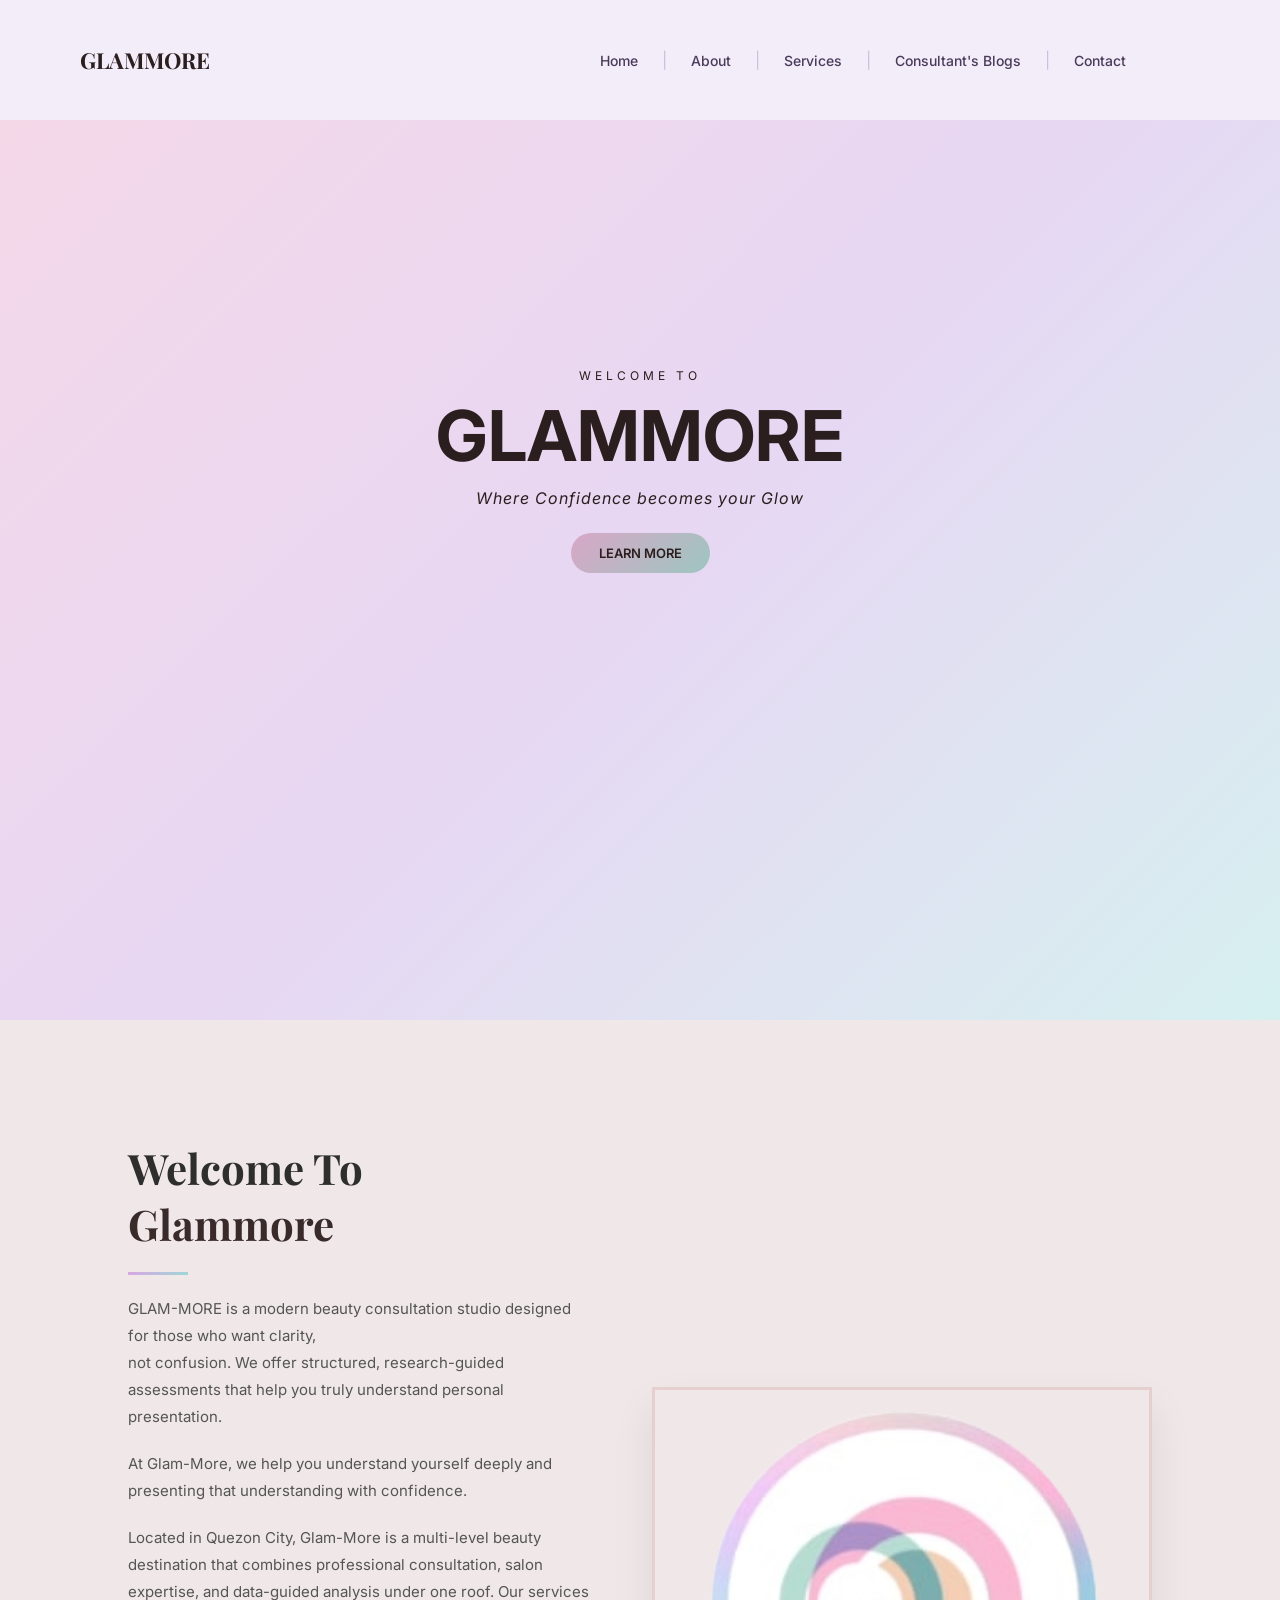
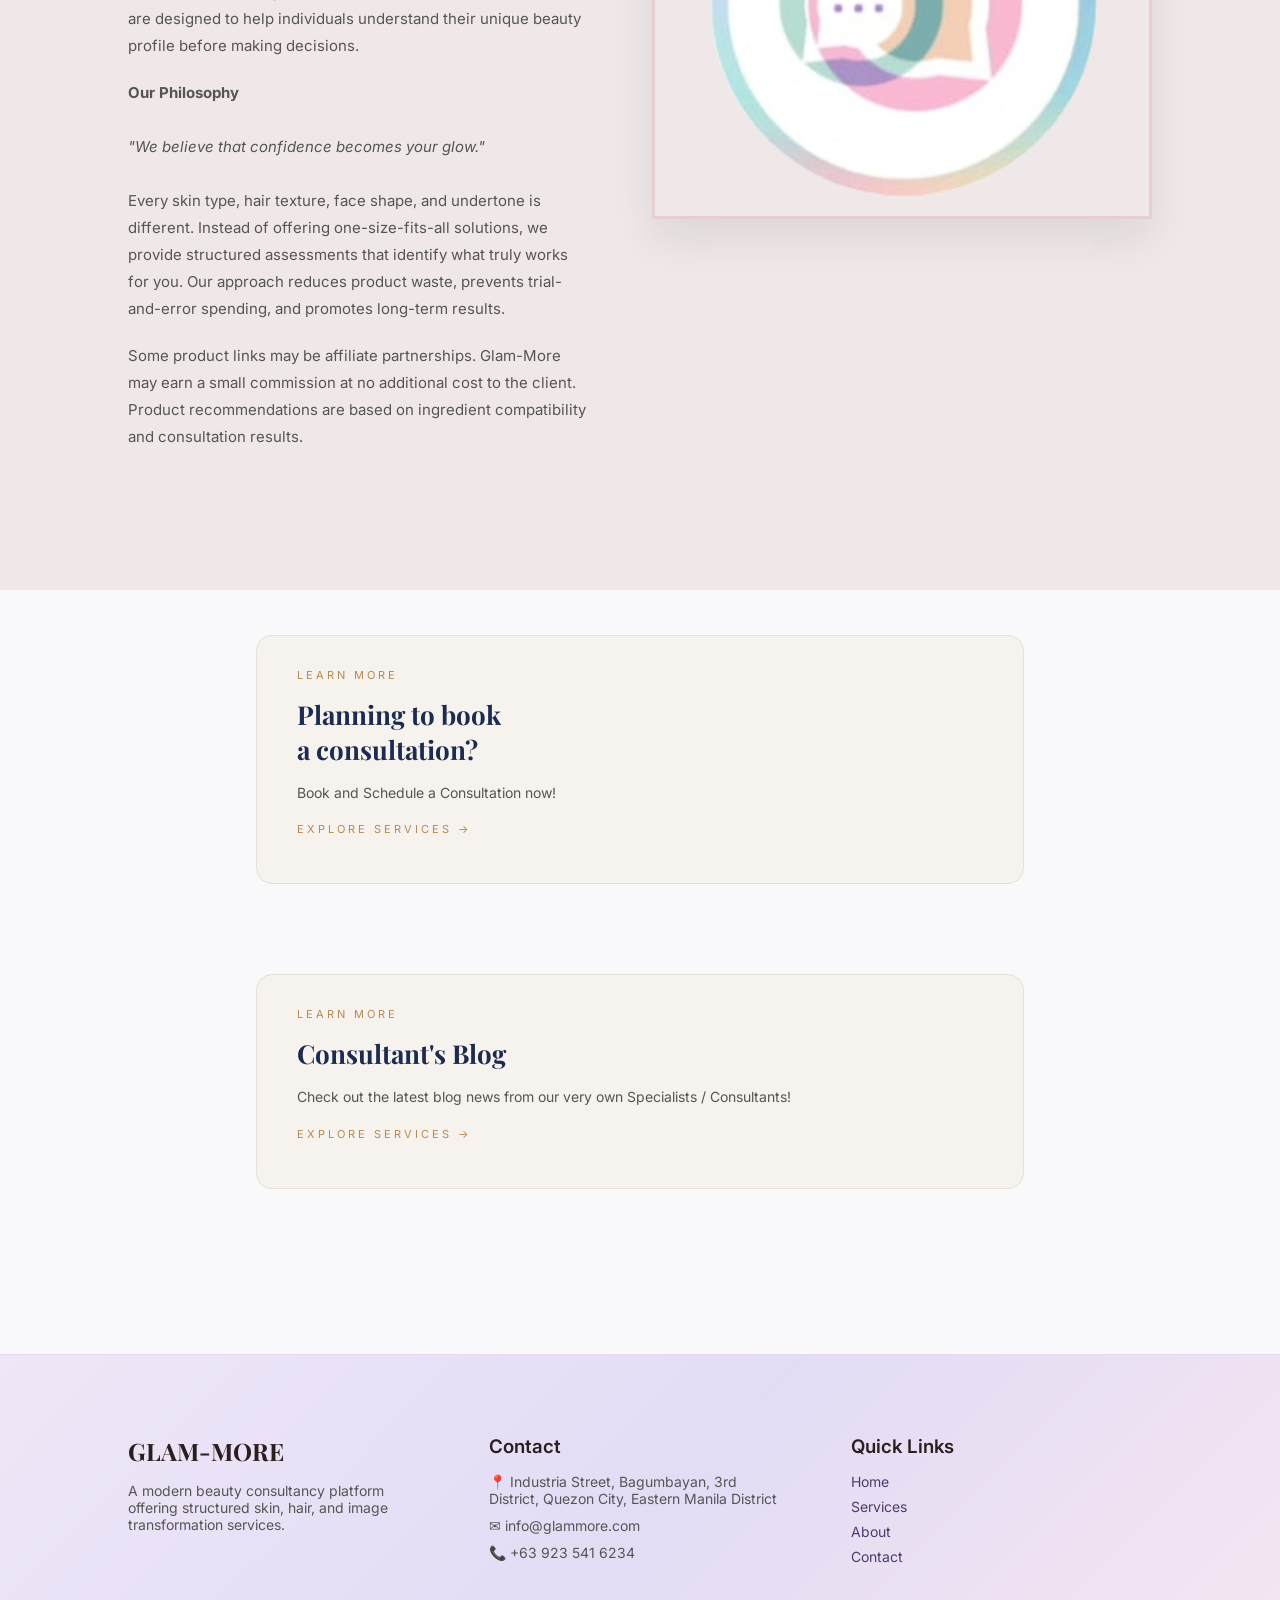
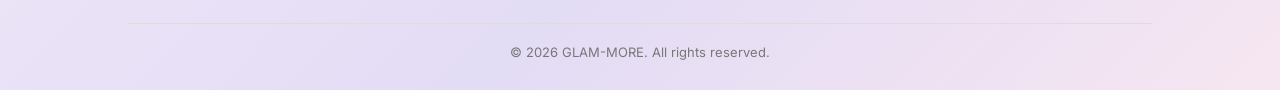
<file: index.html>
<!DOCTYPE html>
<html lang="en">
<head>
    <meta charset="UTF-8">
    <title>Glammore</title>
    <meta name="viewport" content="width=device-width, initial-scale=1.0">

    <link href="https://fonts.googleapis.com/css2?family=Playfair+Display:wght@500;700&family=Inter:wght@300;400;500&display=swap" rel="stylesheet">

    <link rel="stylesheet" href="style.css">
</head>

<body>

<header class="header">
    <div class="nav-container">

        <a href="index.html" class="logo">GLAMMORE</a>

        <nav>
            <a href="index.html">Home</a>
            <span class="divider">|</span>
            <a href="#about">About</a>
            <span class="divider">|</span>
            <a href="services.html">Services</a>
            <span class="divider">|</span>
            <a href="blogs.html">Consultant's Blogs</a>
            <span class="divider">|</span>
            <a href="#contact">Contact</a>
        </nav>

    </div>
</header>


<section class="hero">
    <div class="hero-content">
        <p class="welcome-text">WELCOME TO</p>
        <h1>GLAMMORE</h1>
        <p class="tagline"><i>Where Confidence becomes your Glow</i></p>
        <a href="#about" class="btn-primary">Learn More</a>
    </div>
</section>

<section id="about" class="about-section">

    <div class="about-container">

        <!-- LEFT TEXT -->
        <div class="about-text">
            <h2>
                Welcome To <br>
                <span>Glammore</span>
            </h2>

            <div class="underline"></div>

            <p>
                GLAM-MORE is a modern beauty consultation studio designed for those who want clarity,<br/> not confusion. We offer structured, 
                research-guided assessments that help you truly understand personal presentation.
            </p>

            <p>
                At Glam-More, 
                we help you understand yourself deeply and presenting that 
                understanding with confidence.
            </p>

            <p>
                Located in Quezon City, Glam-More is a multi-level 
                beauty destination that combines professional consultation, 
                salon expertise, and data-guided analysis under one roof. Our services are designed 
                to help individuals understand their unique beauty profile before making decisions.
            </p>

            <p>
                <b>Our Philosophy</b><br/><br/>

                <i>"We believe that confidence becomes your glow."</i><br/><br/>

            Every skin type, hair texture, face shape, and 
undertone is different. Instead of offering one-size-fits-all solutions, we provide structured assessments that identify what truly works for you. Our approach 
reduces product waste, prevents trial-and-error spending, and promotes long-term results.
            </p>
            
            <p>
                Some product links may be affiliate partnerships. 
                Glam-More may earn a small commission at no additional cost to the client. 
                Product recommendations are based on ingredient compatibility and consultation results.
            </p>
        </div>

        <!-- RIGHT IMAGE -->
        <div class="about-image">
            <img src="images/logo.png" alt="Glammore Interior">
        </div>

    </div>

</section>

<section class="learn-more-section">
    <a href="services.html" class="learn-card">
        <p class="learn-label">LEARN MORE</p>

        <h2>
            Planning to book <br/>
            a consultation?
        </h2>

        <p class="learn-text">
            Book and Schedule a Consultation now!
        </p>

        <p class="learn-label">
            EXPLORE SERVICES →
        </p>
    </a>
</section>

<section class="learn-more-section">
    <a href="blogs.html" class="learn-card">
        <p class="learn-label">LEARN MORE</p>

        <h2>
            Consultant's Blog
        </h2>

        <p class="learn-text">
            Check out the latest blog news from our very own Specialists / Consultants!
        </p>

        <p class="learn-label">
            EXPLORE SERVICES →
        </p>
    </a>
</section>

<footer class="footer">
  <div class="footer-container">

    <div class="footer-col">
      <h2>GLAM-MORE</h2>
      <p>
        A modern beauty consultancy platform offering structured skin,
        hair, and image transformation services.
      </p>
    </div>

    <div class="footer-col">
      <h3 id="contact">Contact</h3>
      <p>📍 Industria Street, Bagumbayan, 3rd District, Quezon City, Eastern Manila District</p>
      <p>✉ info@glammore.com</p>
      <p>📞 +63 923 541 6234</p>
    </div>

    <div class="footer-col">
      <h3>Quick Links</h3>
      <a href="index.html">Home</a>
      <a href="services.html">Services</a>
      <a href="#about">About</a>
      <a href="#contact">Contact</a>
    </div>

  </div>

  <div class="footer-bottom">
    © 2026 GLAM-MORE. All rights reserved.
  </div>
</footer>
</body>
</html>
</file>
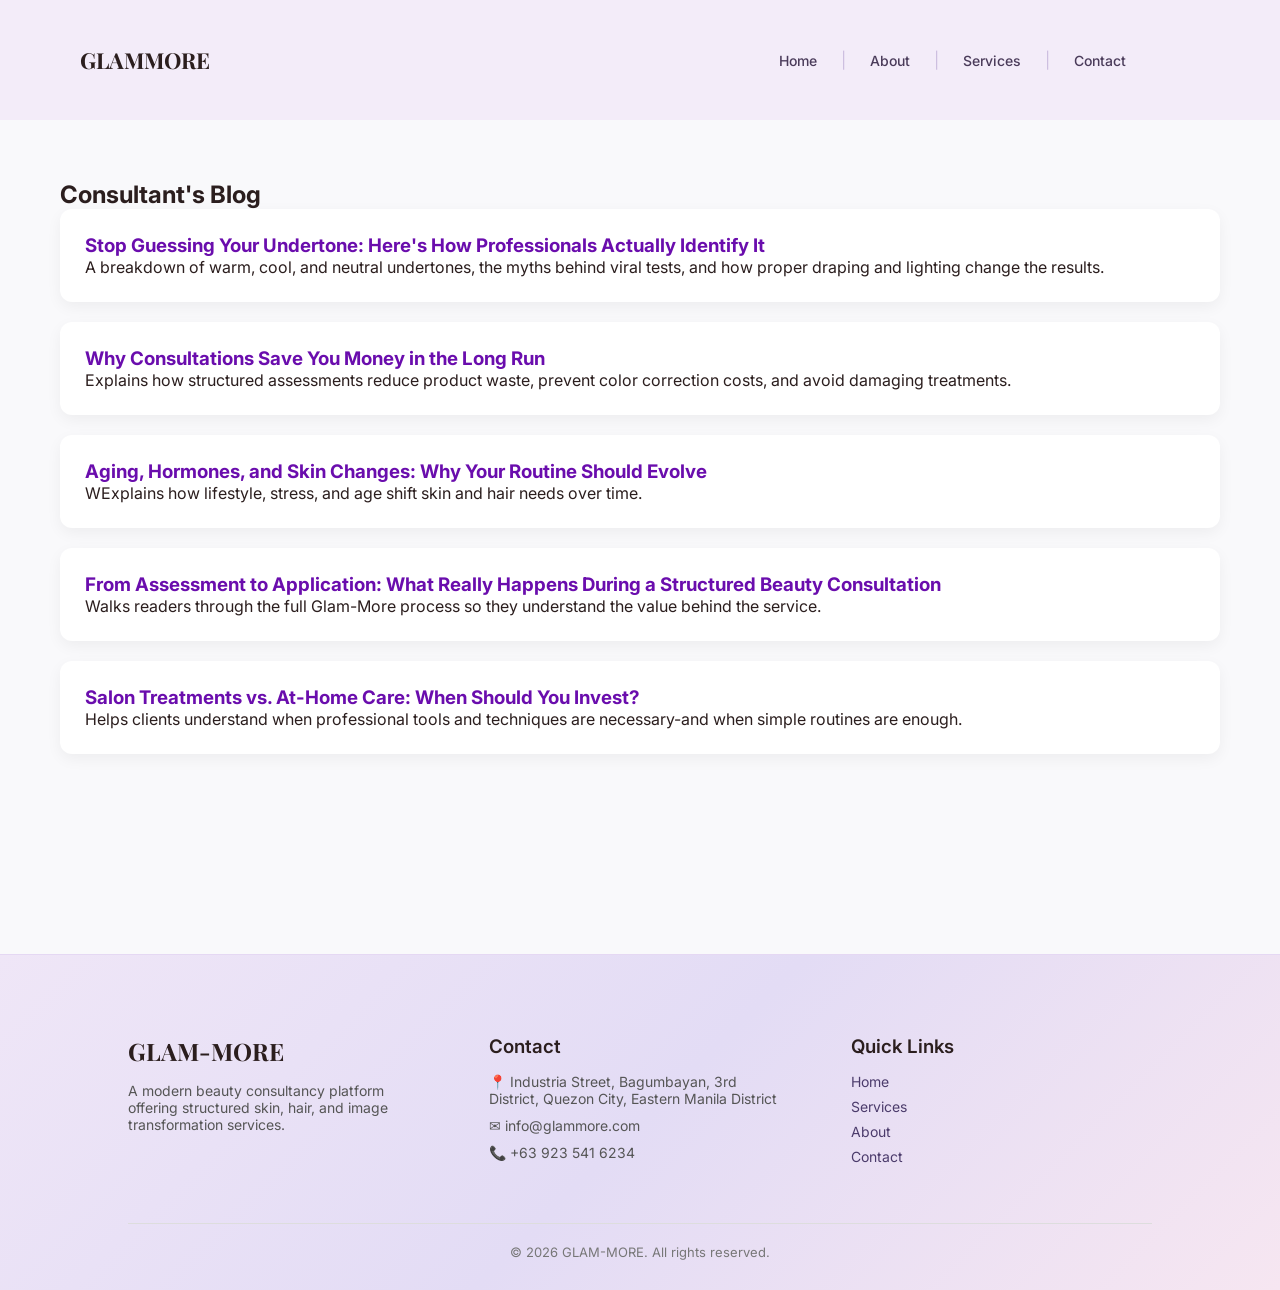
<file: blogs.html>
<!DOCTYPE html>
<html>
<head>
    <title>Consultant's blog | Glammore</title>
    <meta name="viewport" content="width=device-width, initial-scale=1.0">
    <link rel="stylesheet" href="style.css">
    <link href="https://fonts.googleapis.com/css2?family=Playfair+Display:wght@500;700&family=Inter:wght@300;400;500&display=swap" rel="stylesheet">
</head>

<body>

<header class="header">
    <div class="nav-container">

        <a href="index.html" class="logo">GLAMMORE</a>

        <nav>
            <a href="index.html">Home</a>
            <span class="divider">|</span>
            <a href="index.html#about">About</a>
            <span class="divider">|</span>
            <a href="services.html">Services</a>
            <span class="divider">|</span>
            <a href="#contact">Contact</a>
        </nav>

    </div>
</header>

<section class="blog-container">
  <h2>Consultant's Blog</h2>

  <div class="blog-card">
    <h3>
      <a href="#">Stop Guessing Your Undertone: Here's How Professionals Actually Identify It</a>
    </h3>
    <p>A breakdown of warm, cool, and neutral undertones, the myths behind viral tests, and how proper draping and lighting change the results.</p>
  </div>

  <div class="blog-card">
    <h3>
      <a href="#">Why Consultations Save You Money in the Long Run</a>
    </h3>
    <p>Explains how structured assessments reduce product waste, prevent color correction costs, and avoid damaging treatments.</p>
  </div>

  <div class="blog-card">
    <h3>
      <a href="#">Aging, Hormones, and Skin Changes: Why Your Routine Should Evolve</a>
    </h3>
    <p>WExplains how lifestyle, stress, and age shift skin and hair needs over time.</p>
  </div>

  <div class="blog-card">
    <h3>
      <a href="#">From Assessment to Application: What Really Happens During a Structured Beauty Consultation</a>
    </h3>
    <p>Walks readers through the full Glam-More process so they understand the value behind the service.</p>
  </div>

  <div class="blog-card">
    <h3>
      <a href="#">Salon Treatments vs. At-Home Care: When Should You Invest?</a>
    </h3>
    <p>Helps clients understand when professional tools and techniques are necessary-and when simple routines are enough.</p>
  </div>

  

</section>

<footer class="footer">
  <div class="footer-container">

    <div class="footer-col">
      <h2>GLAM-MORE</h2>
      <p>
        A modern beauty consultancy platform offering structured skin,
        hair, and image transformation services.
      </p>
    </div>

    <div class="footer-col">
      <h3 id="contact">Contact</h3>
      <p>📍 Industria Street, Bagumbayan, 3rd District, Quezon City, Eastern Manila District</p>
      <p>✉ info@glammore.com</p>
      <p>📞 +63 923 541 6234</p>
    </div>

    <div class="footer-col">
      <h3>Quick Links</h3>
      <a href="index.html">Home</a>
      <a href="services.html">Services</a>
      <a href="index.html#about">About</a>
      <a href="#contact">Contact</a>
    </div>

  </div>

  <div class="footer-bottom">
    © 2026 GLAM-MORE. All rights reserved.
  </div>
</footer>
</body>
</html>
</file>
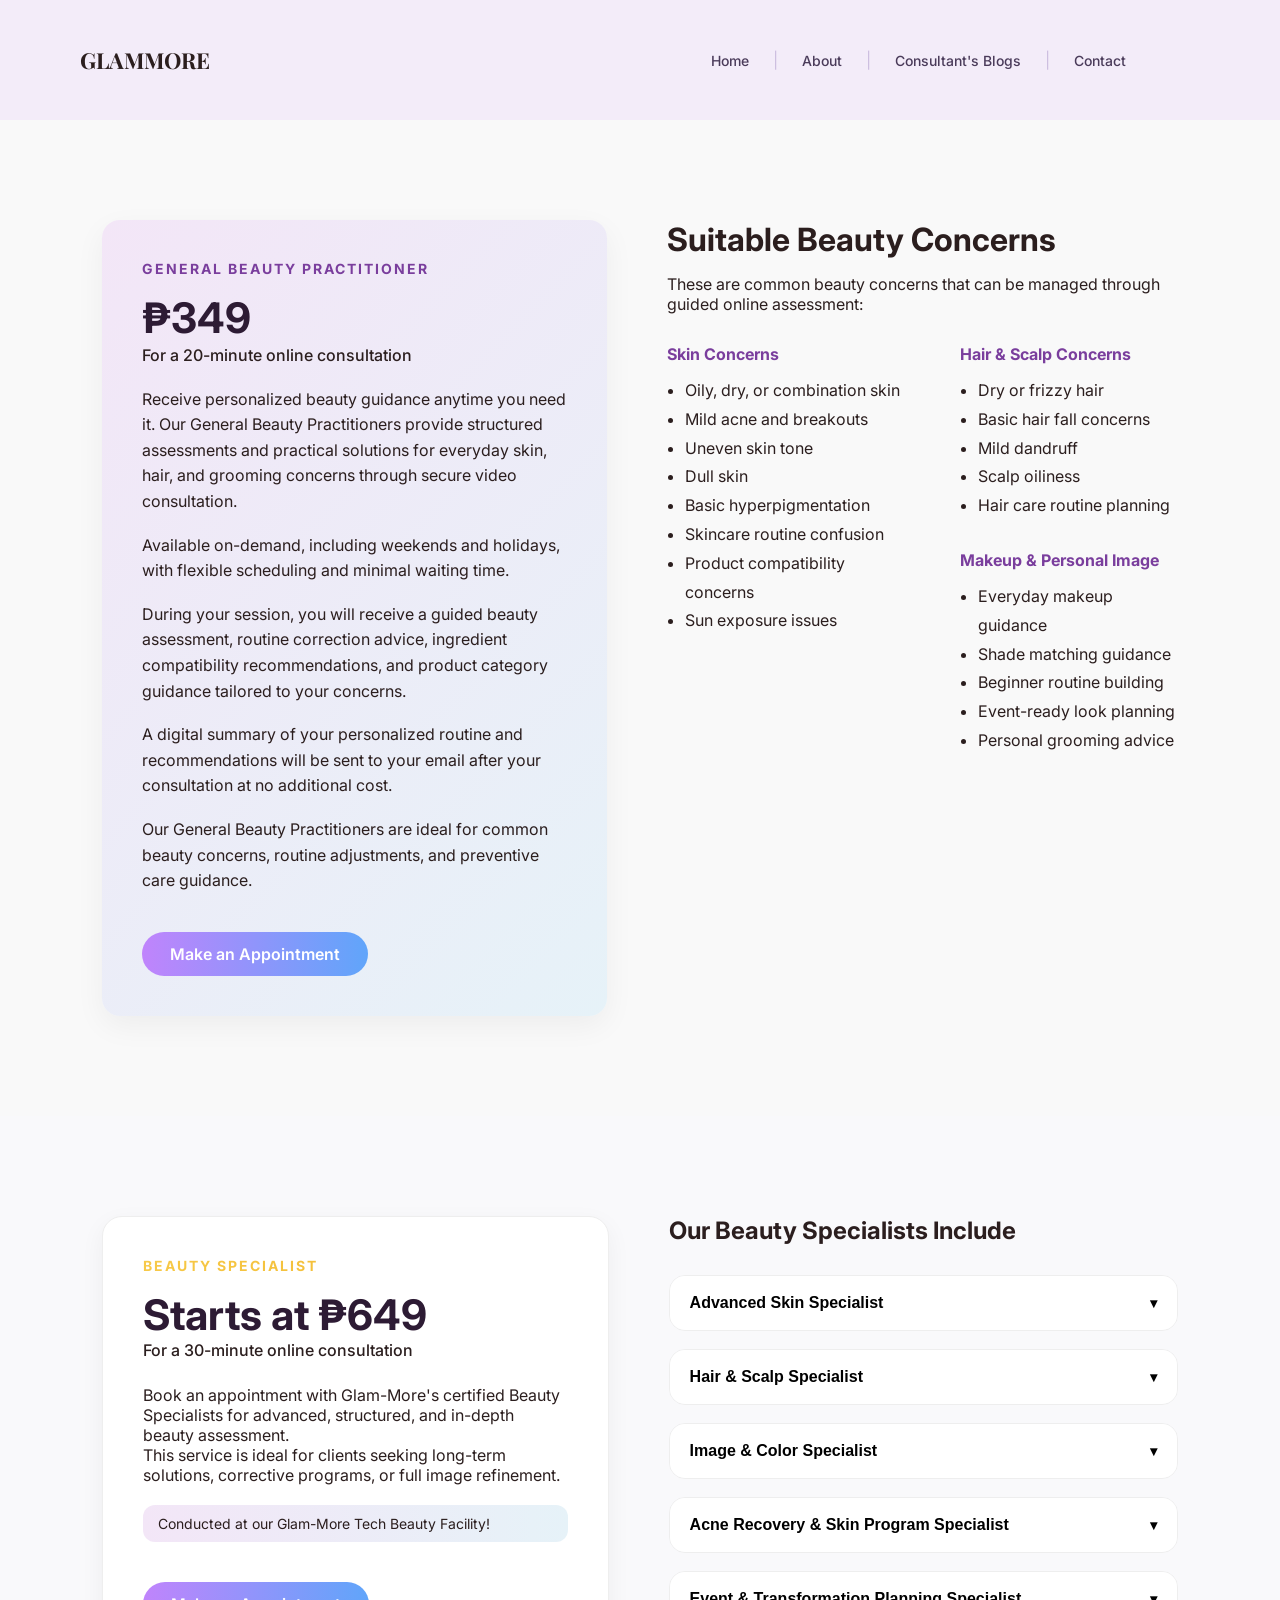
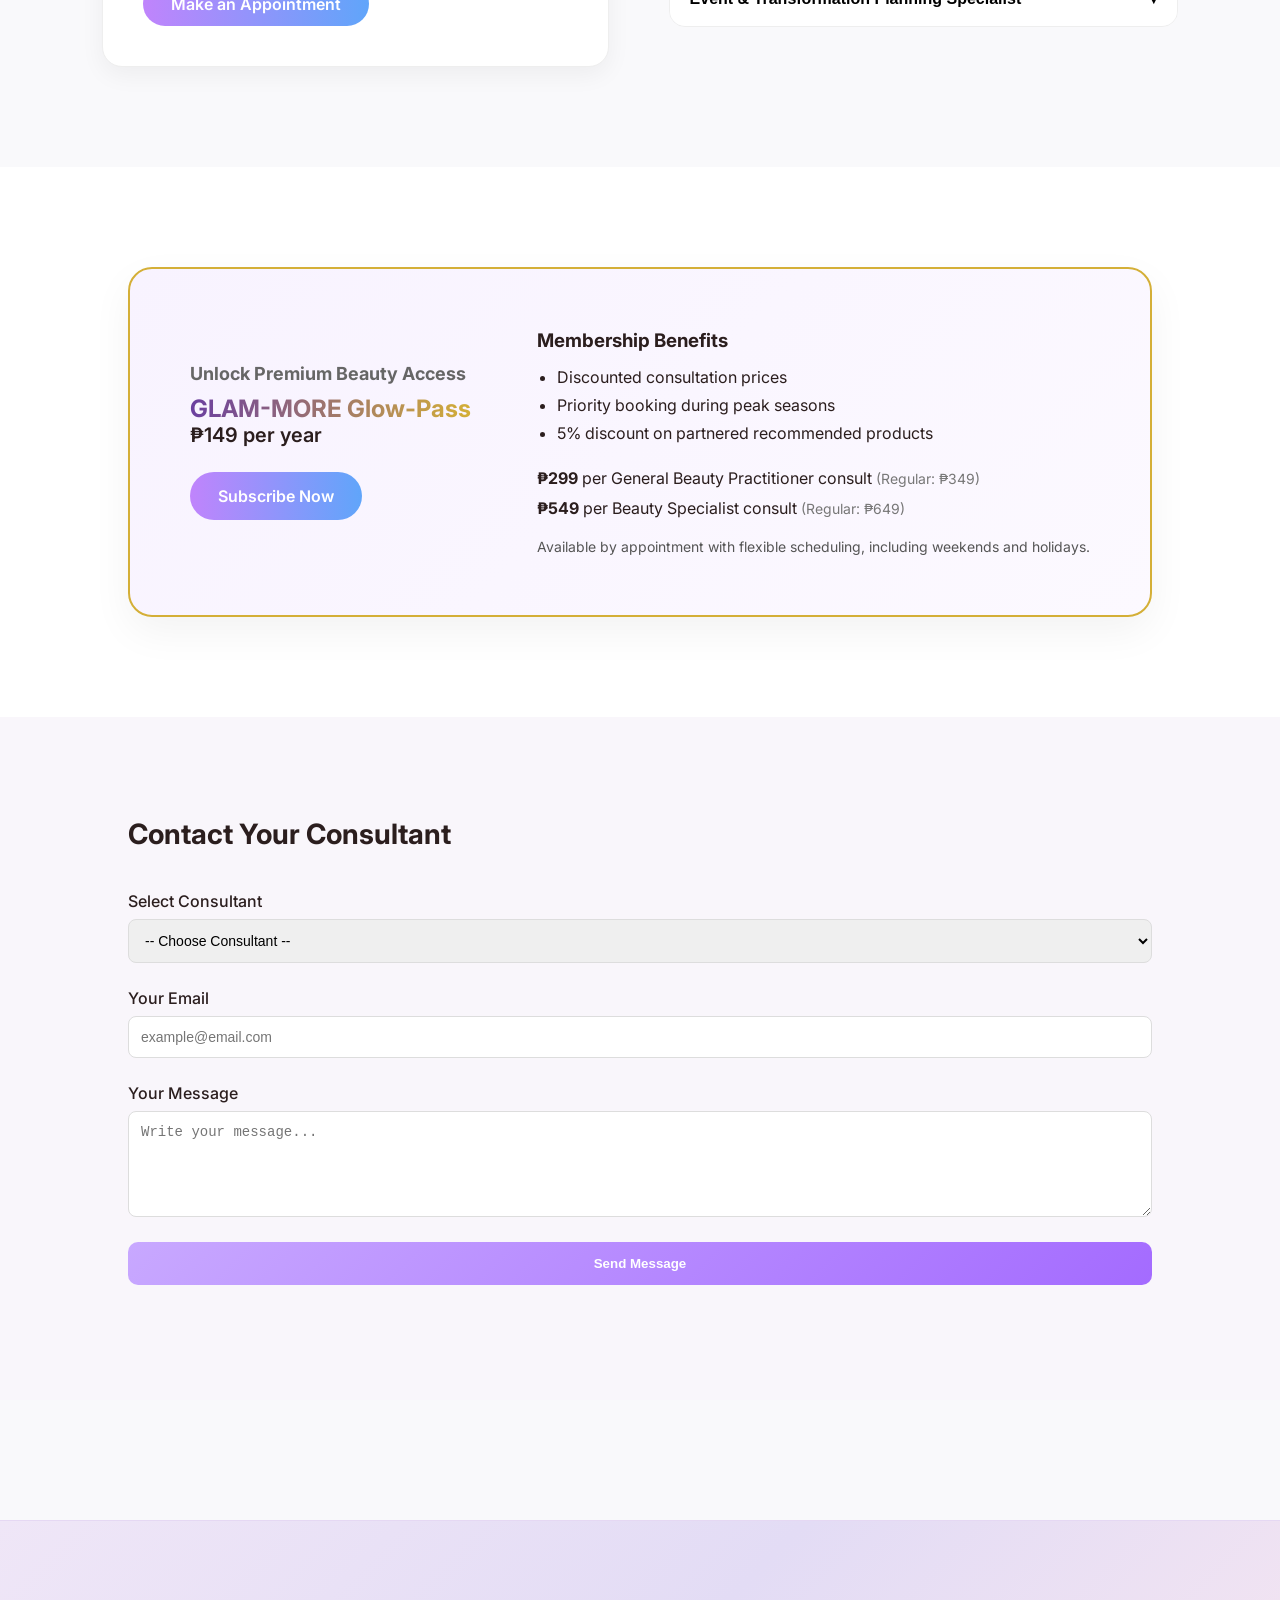
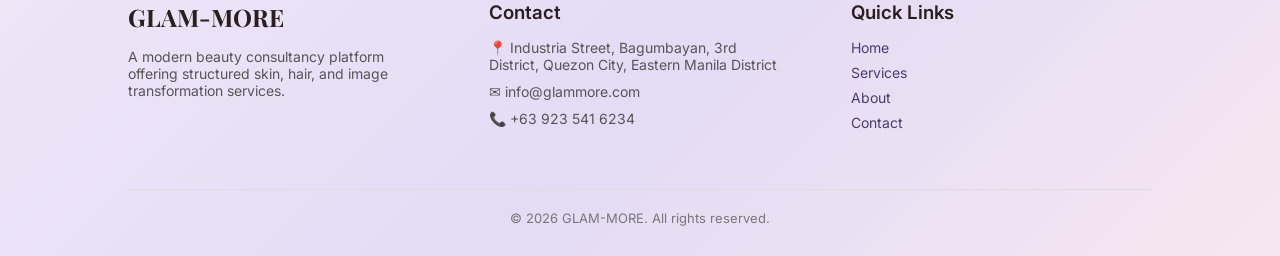
<file: services.html>
<!DOCTYPE html>
<html>
<head>
    <title>Services | Glammore</title>
    <meta name="viewport" content="width=device-width, initial-scale=1.0">
    <link rel="stylesheet" href="style.css">
    <link href="https://fonts.googleapis.com/css2?family=Playfair+Display:wght@500;700&family=Inter:wght@300;400;500&display=swap" rel="stylesheet">
</head>

<body>

<header class="header">
    <div class="nav-container">

        <a href="index.html" class="logo">GLAMMORE</a>

        <nav>
            <a href="index.html">Home</a>
            <span class="divider">|</span>
            <a href="index.html#about">About</a>
            <span class="divider">|</span>
            <a href="blogs.html">Consultant's Blogs</a>
            <span class="divider">|</span>
            <a href="#contact">Contact</a>
        </nav>

    </div>
</header>

<section class="services-section">

    <div class="services-container">

        <div class="service-card">

            <h3 class="service-label">GENERAL BEAUTY PRACTITIONER</h3>

            <h1 class="service-price">₱349</h1>
            <p class="service-duration">For a 20-minute online consultation</p>

            <p>
                Receive personalized beauty guidance anytime you need it. 
                Our General Beauty Practitioners provide structured assessments 
                and practical solutions for everyday skin, hair, and grooming concerns 
                through secure video consultation.
            </p>

            <p>
                Available on-demand, including weekends and holidays, 
                with flexible scheduling and minimal waiting time.
            </p>

            <p>
                During your session, you will receive a guided beauty assessment, 
                routine correction advice, ingredient compatibility recommendations, 
                and product category guidance tailored to your concerns.
            </p>

            <p>
                A digital summary of your personalized routine and recommendations 
                will be sent to your email after your consultation at no additional cost.
            </p>

            <p>
                Our General Beauty Practitioners are ideal for common beauty concerns, 
                routine adjustments, and preventive care guidance.
            </p>

            <a href="#" class="service-btn">Make an Appointment</a>

        </div>

        <div class="suitable-conditions">

            <h2>Suitable Beauty Concerns</h2>

            <p>
                These are common beauty concerns that can be managed through guided online assessment:
            </p>

            <div class="concern-columns">

                <div>
                    <h4>Skin Concerns</h4>
                    <ul>
                        <li>Oily, dry, or combination skin</li>
                        <li>Mild acne and breakouts</li>
                        <li>Uneven skin tone</li>
                        <li>Dull skin</li>
                        <li>Basic hyperpigmentation</li>
                        <li>Skincare routine confusion</li>
                        <li>Product compatibility concerns</li>
                        <li>Sun exposure issues</li>
                    </ul>
                </div>

                <div>
                    <h4>Hair & Scalp Concerns</h4>
                    <ul>
                        <li>Dry or frizzy hair</li>
                        <li>Basic hair fall concerns</li>
                        <li>Mild dandruff</li>
                        <li>Scalp oiliness</li>
                        <li>Hair care routine planning</li>
                    </ul>

                    <h4 style="margin-top: 30px;">Makeup & Personal Image</h4>
                    <ul>
                        <li>Everyday makeup guidance</li>
                        <li>Shade matching guidance</li>
                        <li>Beginner routine building</li>
                        <li>Event-ready look planning</li>
                        <li>Personal grooming advice</li>
                    </ul>
                </div>

            </div>

        </div>

    </div>

</section>

<section class="specialist-section">

    <div class="specialist-card">

        <h3 class="service-label gold">BEAUTY SPECIALIST</h3>

        <h1 class="service-price">Starts at ₱649</h1>
        <p class="service-duration">For a 30-minute online consultation</p>

        <p>
            Book an appointment with Glam-More's certified Beauty Specialists 
            for advanced, structured, and in-depth beauty assessment.
        </p>

        <p>
            This service is ideal for clients seeking long-term solutions, 
            corrective programs, or full image refinement.
        </p>

        <div class="facility-badge">
            Conducted at our Glam-More Tech Beauty Facility!
        </div>

        <a href="#" class="service-btn">Make an Appointment</a>

    </div>


    <div class="specialist-chart">

        <h2>Our Beauty Specialists Include</h2>

        <div class="accordion-item">
            <button class="accordion-btn">Advanced Skin Specialist</button>
            <div class="accordion-content">
                For persistent acne, acne scarring guidance, melasma direction,
                barrier damage recovery planning, sensitive or reactive skin management,
                and long-term skin transformation programs.
            </div>
        </div>

        <div class="accordion-item">
            <button class="accordion-btn">Hair & Scalp Specialist</button>
            <div class="accordion-content">
                For progressive hair thinning, patterned hair fall, chronic dandruff,
                chemically damaged hair, scalp sensitivity, and recovery planning
                after bleaching or treatments.
            </div>
        </div>

        <div class="accordion-item">
            <button class="accordion-btn">Image & Color Specialist</button>
            <div class="accordion-content">
                Full personal image analysis, color harmony assessment,
                undertone identification, makeup color direction,
                wardrobe color guidance, and transformation planning.
            </div>
        </div>

        <div class="accordion-item">
            <button class="accordion-btn">Acne Recovery & Skin Program Specialist</button>
            <div class="accordion-content">
                Structured multi-week acne management planning,
                routine restructuring, ingredient cycling strategy,
                and relapse prevention guidance.
            </div>
        </div>

        <div class="accordion-item">
            <button class="accordion-btn">Event & Transformation Planning Specialist</button>
            <div class="accordion-content">
                Graduation, pageant, photoshoot, bridal, or milestone event
                preparation requiring coordinated skin, makeup,
                and styling strategy.
            </div>
        </div>

    </div>

</section>

<section class="glowpass-section">
    <div class="glowpass-container">

        <!-- LEFT SIDE -->
        <div class="glowpass-left">
            <h2>Unlock Premium Beauty Access</h2>
            <h1>GLAM-MORE Glow-Pass</h1>
            <p class="price">₱149 per year</p>

            <a href="#" class="glowpass-btn">Subscribe Now</a>
        </div>

        <!-- RIGHT SIDE -->
        <div class="glowpass-right">
            <h3>Membership Benefits</h3>

            <ul>
                <li>Discounted consultation prices</li>
                <li>Priority booking during peak seasons</li>
                <li>5% discount on partnered recommended products</li>
            </ul>

            <div class="glowpass-pricing">
                <p><strong>₱299</strong> per General Beauty Practitioner consult  
                <span>(Regular: ₱349)</span></p>

                <p><strong>₱549</strong> per Beauty Specialist consult  
                <span>(Regular: ₱649)</span></p>
            </div>

            <p class="availability">
                Available by appointment with flexible scheduling, 
                including weekends and holidays.
            </p>
        </div>

    </div>
</section>

<section class="consultant-contact">
    <h2>Contact Your Consultant</h2>

    <form id="consultantForm" novalidate>
        
        <div class="form-group">
            <label for="consultant">Select Consultant</label>
            <select id="consultant" required>
                <option value="">-- Choose Consultant --</option>
                <option value="roisin">Tabatha Coffey</option>
                <option value="anna">Susie Galvez</option>
                <option value="marie">Danise Keilitz</option>
                <option value="marie">Jen Atkin</option>
                <option value="marie">Marcus Allen</option>
            </select>
        </div>

        <div class="form-group">
            <label for="email">Your Email</label>
            <input type="email" id="email" placeholder="example@email.com" required>
        </div>

        <div class="form-group">
            <label for="message">Your Message</label>
            <textarea id="message" rows="5" placeholder="Write your message..." required></textarea>
        </div>

        <button type="submit" class="submit-btn">Send Message</button>

        <p id="formStatus" class="form-status"></p>

    </form>
</section>

<footer class="footer">
  <div class="footer-container">

    <div class="footer-col">
      <h2>GLAM-MORE</h2>
      <p>
        A modern beauty consultancy platform offering structured skin,
        hair, and image transformation services.
      </p>
    </div>

    <div class="footer-col">
      <h3 id="contact">Contact</h3>
      <p>📍 Industria Street, Bagumbayan, 3rd District, Quezon City, Eastern Manila District</p>
      <p>✉ info@glammore.com</p>
      <p>📞 +63 923 541 6234</p>
    </div>

    <div class="footer-col">
      <h3>Quick Links</h3>
      <a href="index.html">Home</a>
      <a href="services.html">Services</a>
      <a href="index.html#about">About</a>
      <a href="#contact">Contact</a>
    </div>

  </div>

  <div class="footer-bottom">
    © 2026 GLAM-MORE. All rights reserved.
  </div>
</footer>
<script src="script.js"></script>
</body>
</html>
</file>
<file: style.css>
:root {
    --primary-pink: #e8a9c4;
    --soft-rose: #d98fb5;
    --muted-teal: #7db8b3;
    --soft-lavender: #c7b6e6;
    --warm-white: #f8f6f4;
    --deep-text: #2b1e1e;
}

* {
    margin: 0;
    padding: 0;
    box-sizing: border-box;
}

html, body {
    background: #f9f9fb !important;
}

body {
    font-family: 'Inter', sans-serif;
    background: var(--warm-white);
    color: var(--deep-text);
}

.header {
    padding: 30px 80px;
    background: #f3ecf9;
}

.nav-container {
    display: flex;
    justify-content: space-between;
    align-items: center;
}

.logo {
    text-decoration: none;
    color: inherit;
    font-family: 'Playfair Display', serif;
    font-weight: 700;
    font-size: 22px;
}

.logo:hover {
    opacity: 0.8;
}

nav {
    display: flex;
    align-items: center;
    justify-content: center;
    padding: 20px 60px;

    background: #f3ecf9; /* soft white-lavender */
}

nav a {
    text-decoration: none;
    margin: 0 14px;
    font-size: 14px;
    color: #4a3b5a; /* muted purple text */
    font-weight: 500;
    transition: 0.3s;
}

nav a:hover {
    color: #b48bd4; /* soft lavender hover */
}

.divider {
    color: #cdbfe0;
    margin: 0 10px;
}

/* ===============================
   HERO SECTION
================================= */

/* HERO */
.hero {
    height: 100vh;
    display: flex;
    flex-direction: column;
    justify-content: center;
    align-items: center;

    background: linear-gradient(
        135deg,
        #f4d8e8,
        #e7d7f3,
        #d6f0f0
    );
}

/* ABOUT SECTION */
.about {
    background-color: white;
    padding: 100px 60px;
}
.hero-content {
    display: flex;
    flex-direction: column;
    align-items: center;
    margin-top: -200px;
}

.welcome-text {
    letter-spacing: 4px;
    font-size: 12px;
    margin-bottom: 10px;
}

.hero h1 {
    font-size: 70px;
    margin: 0;
}

.tagline {
    margin-top: 10px;
    font-size: 16px;
    letter-spacing: 1px;
}

/* Button */
.btn-primary {
    margin-top: 25px;
    padding: 12px 28px;
    font-size: 13px;
    text-transform: uppercase;
    border-radius: 30px;
    background: linear-gradient(135deg, #d8a7c7, #9dc6c0);
    color: #2c1e1e;
    text-decoration: none;
    font-weight: 600;
    transition: 0.3s ease;
}

.btn-primary:hover {
    transform: translateY(-3px);
    box-shadow: 0 8px 20px rgba(0,0,0,0.15);
}

.sub-text {
    font-size: 18px;
    letter-spacing: 2px;
}

html {
    scroll-behavior: smooth;
}

.about-section {
    background-color: #f0e8e8;  /* soft cream like reference */
    padding: 120px 10%;
    border-radius: 0;
}

.about-container {
    display: flex;
    align-items: center;
    justify-content: space-between;
    gap: 60px;
}

.section-label {
    font-size: 12px;
    letter-spacing: 3px;
    color: #c58bb3;  /* pink from your logo */
    margin-bottom: 15px;
}

.about-text h2 {
    font-family: 'Playfair Display', serif;
    font-size: 42px;
    color: #2e2e2e;
}

.about-text h2 span {
    color: #3a2b2b; /* deep brown like your logo */
}

.underline {
    width: 60px;
    height: 3px;
    background: linear-gradient(to right, #d8a7e3, #9fd6d6);
    margin: 20px 0;
}

.about-text p {
    font-family: 'Inter', sans-serif;
    font-size: 15px;
    color: #555;
    line-height: 1.8;
    margin-bottom: 20px;
}

.about-image img {
    width: 500px;
    border: 3px solid #e5cfcf;
    box-shadow: 0 20px 40px rgba(0,0,0,0.08);
}

.learn-more-section {
    padding: 45px 0; /* was 60px */
    display: flex;
    justify-content: center;
}

.learn-card {
    display: block; /* makes <a> behave like a card */
    text-decoration: none; /* removes underline */
    color: inherit; /* keeps text normal */
    background: #f6f2ee;
    width: 60%;
    padding: 32px 40px;
    border-radius: 16px;
    border: 1.5px solid #e6e0d8;
    transition: all 0.3s ease;
}

/* Hover effect */
.learn-card:hover {
    transform: translateY(-6px);
    box-shadow: 0 15px 30px rgba(0, 0, 0, 0.08);
    border: 1.5px solid #c6a75e;
}

/* Gradient border */
.learn-card::before {
    content: "";
    position: absolute;
    inset: -2px;
    border-radius: 18px;
    background: linear-gradient(
        90deg,
        #f5a9c9,
        #d4a5ff,
        #9fd6d2,
        #f5a9c9
    );
    z-index: -1;
    opacity: 0;
    transition: opacity 0.35s ease;
}

.learn-card:hover::before {
    opacity: 1;
}

/* Typography smaller + cleaner */
.learn-label {
    font-size: 11px;
    letter-spacing: 3px;
    color: #b68a52;
    margin-bottom: 15px;
}

.learn-card h2 {
    font-family: 'Playfair Display', serif;
    font-size: 26px;
    color: #1d2b4f;
    margin-bottom: 15px;
}

.learn-text {
    font-size: 14px;
    color: #555;
    line-height: 1.6;
    max-width: 500px;
    margin-bottom: 18px;
}

.learn-link {
    text-decoration: none;
    font-size: 12px;
    letter-spacing: 2px;
    color: #b68a52;
}

body {
    overflow-x: hidden;
}

.services-section {
    padding: 100px 8%;
    background: #f9f9f9;
}

.services-container {
    display: flex;
    gap: 60px;
    align-items: flex-start;
}

/* LEFT CARD */
.service-card {
    flex: 1;
    background: linear-gradient(135deg, #f3e6f7, #e6f2f8);
    padding: 40px;
    border-radius: 18px;
    box-shadow: 0 10px 30px rgba(0,0,0,0.05);
}

.service-label {
    font-size: 14px;
    letter-spacing: 2px;
    color: #7a3e9d;
    margin-bottom: 15px;
}

.service-price {
    font-size: 42px;
    margin: 0;
    color: #2d1b34;
}

.service-duration {
    font-weight: 500;
    margin-bottom: 25px;
}

.service-card p {
    margin-bottom: 18px;
    line-height: 1.6;
}

.service-btn {
    display: inline-block;
    margin-top: 20px;
    padding: 12px 28px;
    border-radius: 30px;
    background: linear-gradient(90deg, #c084fc, #60a5fa);
    color: white;
    text-decoration: none;
    font-weight: 600;
    transition: 0.3s;
}

.service-btn:hover {
    transform: translateY(-3px);
    box-shadow: 0 8px 20px rgba(0,0,0,0.15);
}


/* RIGHT SIDE */
.suitable-conditions {
    flex: 1.2;
}

.suitable-conditions h2 {
    font-size: 32px;
    margin-bottom: 15px;
}

.concern-columns {
    display: flex;
    gap: 50px;
    margin-top: 30px;
}

.concern-columns h4 {
    margin-bottom: 12px;
    color: #7a3e9d;
}

.concern-columns ul {
    list-style-type: disc;
    padding-left: 18px;
    line-height: 1.8;
}

.specialist-section {
    padding: 100px 8%;
    display: flex;
    gap: 60px;
    align-items: flex-start;
}

/* Specialist Card */
.specialist-card {
    flex: 1;
    background: #ffffff;
    padding: 40px;
    border-radius: 20px;
    border: 1px solid #eee;
    box-shadow: 0 8px 25px rgba(0,0,0,0.05);
}

.gold {
    background: linear-gradient(90deg, #f7c948, #f0b429);
    -webkit-background-clip: text;
    -webkit-text-fill-color: transparent;
}

.facility-badge {
    margin: 20px 0;
    padding: 10px 15px;
    background: linear-gradient(90deg, #f3e6f7, #e6f2f8);
    border-radius: 12px;
    font-size: 14px;
}

/* Accordion Chart */
.specialist-chart {
    flex: 1.2;
}

.specialist-chart h2 {
    margin-bottom: 30px;
}

/* Accordion Item */
.accordion-item {
    margin-bottom: 18px;
    border-radius: 16px;
    overflow: hidden;
    border: 1px solid #eee;
    background: white;
    transition: all 0.3s ease;
}

/* ✨ Hover Animation */
.accordion-item:hover {
    transform: translateY(-4px) scale(1.02);
    box-shadow: 0 12px 30px rgba(0,0,0,0.08);
}

/* Button */
.accordion-btn {
    width: 100%;
    padding: 18px 20px;
    border: none;
    background: white;
    font-weight: 600;
    text-align: left;
    cursor: pointer;
    font-size: 16px;
    display: flex;
    justify-content: space-between;
    align-items: center;
}

/* Arrow */
.accordion-btn::after {
    content: "▾";
    font-size: 14px;
    transition: transform 0.3s ease;
}

/* Rotate arrow when active */
.accordion-item.active .accordion-btn::after {
    transform: rotate(180deg);
}

/* ✨ Smooth dropdown animation */
.accordion-content {
    max-height: 0;
    overflow: hidden;
    padding: 0 20px;
    background: #fafafa;
    font-size: 14px;
    line-height: 1.6;
    transition: 
        max-height 0.4s ease,
        padding 0.3s ease;
}

/* When open */
.accordion-item.active .accordion-content {
    max-height: 500px;
    padding: 18px 20px 20px 20px;
}

/* Glow-Pass Section */
.glowpass-section {
    padding: 100px 10%;
    background: #ffffff; /* pure white section */
}

/* PREMIUM CONTAINER */
.glowpass-container {
    display: flex;
    justify-content: space-between;
    align-items: center;
    gap: 50px;
    flex-wrap: wrap;

    background: linear-gradient(135deg, #f8f3ff, #fcf9ff); /* very soft lavender */
    border-radius: 24px;
    padding: 60px;

    border: 2px solid #d4af37; /* gold border */
    box-shadow: 0 15px 40px rgba(0,0,0,0.05);

    transition: all 0.3s ease;
}

/* Subtle luxury hover */
.glowpass-container:hover {
    transform: translateY(-6px);
    box-shadow: 0 20px 50px rgba(0,0,0,0.08);
}

/* Left */
.glowpass-left h2 {
    font-size: 18px;
    color: #666;
    margin-bottom: 10px;
}

.glowpass-left h1 {
    background: linear-gradient(90deg, #6b3fa0, #d4af37);
    -webkit-background-clip: text;
    -webkit-text-fill-color: transparent;
}

.glowpass-left .price {
    font-size: 20px;
    font-weight: 600;
    margin-bottom: 25px;
}

/* Button */
.glowpass-btn {
    display: inline-block;
    padding: 14px 28px;
    border-radius: 30px;
    background: linear-gradient(90deg, #c084fc, #60a5fa);
    color: white;
    text-decoration: none;
    font-weight: 600;
    transition: all 0.3s ease;
}

.glowpass-btn:hover {
    transform: translateY(-3px);
    box-shadow: 0 10px 25px rgba(0,0,0,0.15);
}

/* Right */
.glowpass-right h3 {
    margin-bottom: 15px;
}

.glowpass-right ul {
    margin-bottom: 25px;
    padding-left: 20px;
}

.glowpass-right li {
    margin-bottom: 8px;
}

.glowpass-pricing p {
    margin-bottom: 10px;
}

.glowpass-pricing span {
    color: #777;
    font-size: 14px;
}

.availability {
    margin-top: 20px;
    font-size: 14px;
    color: #555;
}
.consultant-contact {
    padding: 100px 10%;
    background: #f9f6fb;
}

.consultant-contact h2 {
    margin-bottom: 40px;
    font-size: 28px;
}

.form-group {
    margin-bottom: 25px;
    display: flex;
    flex-direction: column;
}

.form-group label {
    margin-bottom: 8px;
    font-weight: 500;
}

.form-group input,
.form-group select,
.form-group textarea {
    padding: 12px;
    border: 1px solid #ddd;
    border-radius: 8px;
    font-size: 14px;
    transition: 0.3s;
}

.form-group input:focus,
.form-group select:focus,
.form-group textarea:focus {
    border-color: #b48eff;
    outline: none;
}

.submit-btn {
    padding: 14px;
    width: 100%;
    background: linear-gradient(135deg, #c8a8ff, #a46bff);
    border: none;
    color: white;
    font-weight: 600;
    border-radius: 10px;
    cursor: pointer;
    transition: 0.3s;
}

.submit-btn:hover {
    opacity: 0.9;
}

.form-status {
    margin-top: 15px;
    font-size: 14px;
    font-weight: 500;
}

.form-status.success {
    color: #2e9e5b;
}

.form-status.error {
    color: #d64545;
}
/* ===============================
   FOOTER
================================= */

.footer {
    margin-top: 120px;
    padding: 80px 10% 30px 10%;
    background: linear-gradient(
        135deg,
        #efe6f7,
        #e3dcf5,
        #f6e6f1
    );
    border-top: 1px solid #e5d8f3;
}

.footer-container {
    display: flex;
    justify-content: space-between;
    gap: 60px;
    flex-wrap: wrap;
}

.footer-col {
    flex: 1;
    min-width: 220px;
}

.footer-col h2 {
    font-family: 'Playfair Display', serif;
    margin-bottom: 15px;
}

.footer-col h3 {
    margin-bottom: 15px;
    font-weight: 600;
}

.footer-col p {
    margin-bottom: 10px;
    font-size: 14px;
    color: #555;
}

.footer-col a {
    display: block;
    text-decoration: none;
    color: #4b3b6b;
    margin-bottom: 8px;
    font-size: 14px;
    transition: 0.3s ease;
}

.footer-col a:hover {
    color: #c6a75e; /* gold hover */
}

.footer-bottom {
    text-align: center;
    margin-top: 50px;
    padding-top: 20px;
    border-top: 1px solid #ddd;
    font-size: 13px;
    color: #777;
}

.blog-container {
  padding: 60px;
}

.blog-card {
  background: white;
  padding: 25px;
  border-radius: 12px;
  margin-bottom: 20px;
  box-shadow: 0 5px 15px rgba(0,0,0,0.05);
}

.blog-card h3 a {
  text-decoration: none;
  color: #6a0dad;
  transition: 0.3s;
}

.blog-card h3 a:hover {
  color: #a64bf4;
}
</file>
